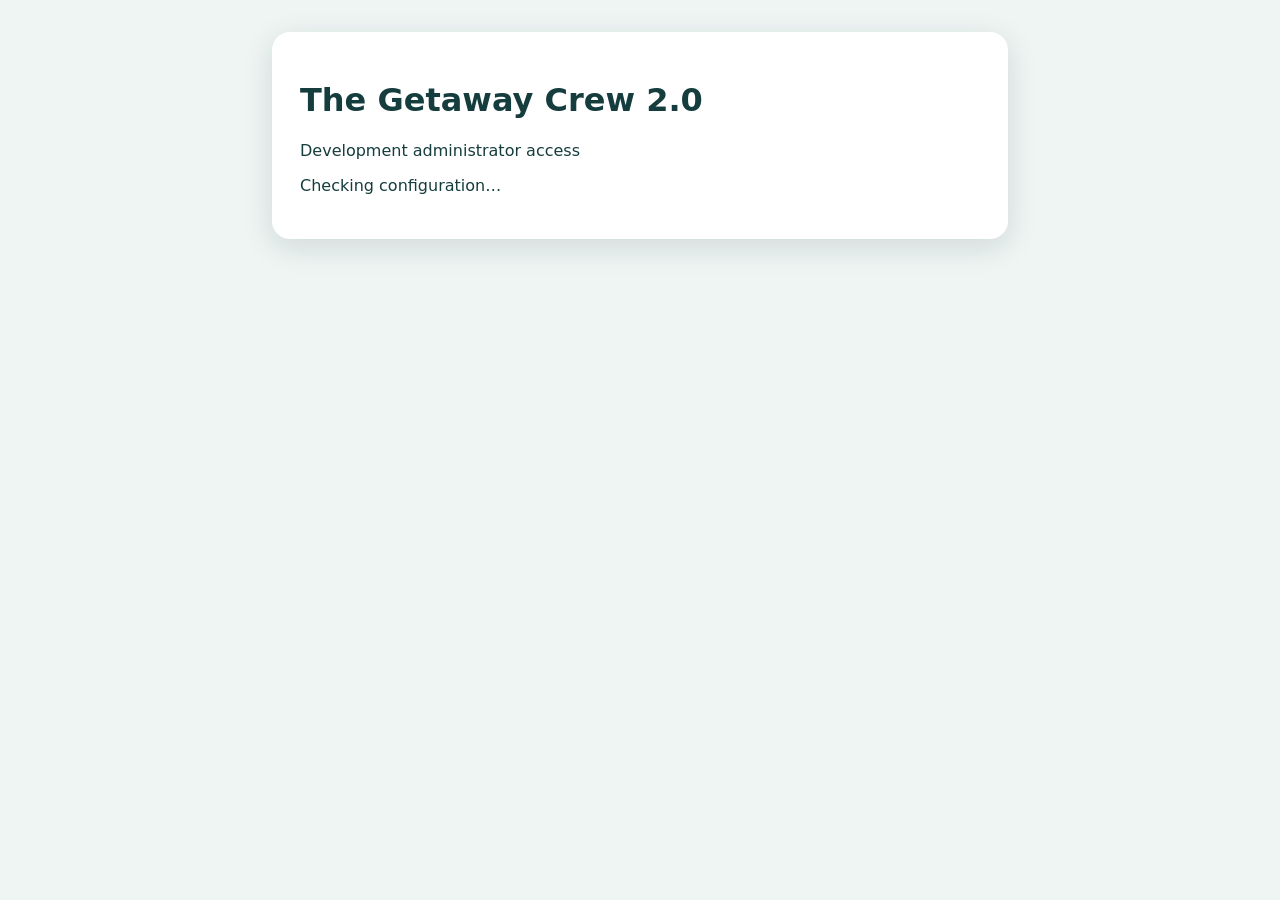
<file: admin/index.html>
<!doctype html><html lang="en"><head><meta charset="utf-8"><meta name="viewport" content="width=device-width,initial-scale=1"><title>Getaway Crew 2.0 · Development Admin</title><style>body{font:16px system-ui;background:#eef5f3;color:#153d3d;margin:0;padding:32px}main{max-width:680px;margin:auto;background:white;padding:28px;border-radius:18px;box-shadow:0 8px 30px #1232}input,select,button{font:inherit;padding:11px;margin:5px 0;border-radius:8px;border:1px solid #abc;width:100%;box-sizing:border-box}button{background:#176b69;color:white;cursor:pointer}button:disabled{opacity:.5}label{display:block;margin-top:12px}#status{white-space:pre-wrap}section{margin-top:20px}small{color:#526}</style></head><body><main><h1>The Getaway Crew 2.0</h1><p>Development administrator access</p><p id="status" role="status">Checking configuration…</p><section id="login" hidden><label>Email<input id="email" type="email" autocomplete="username"></label><label>Password<input id="password" type="password" autocomplete="current-password"></label><button id="signIn">Sign in</button><button id="recover" type="button">Send password recovery email</button></section><section id="resetPanel" hidden><h2>Set a new password</h2><label>New password<input id="newPassword" type="password" autocomplete="new-password" minlength="12"></label><label>Confirm password<input id="confirmPassword" type="password" autocomplete="new-password" minlength="12"></label><button id="savePassword">Save new password</button></section><section id="dashboard" hidden><h2>Primary Owner</h2><p id="identity"></p><label>Invite email<input id="inviteEmail" type="email"></label><label>Role<select id="role"><option value="viewer">Viewer</option><option value="manager">Manager</option><option value="full_admin">Full Admin</option></select></label><label>Invitation expires after (days)<input id="expiryDays" type="number" min="1" max="90" step="1" value="7"></label><small>Choose 1–90 days for each invitation.</small><button id="invite">Create pending invitation</button><small>Creating a pending record does not send an email. Email delivery and acceptance will be enabled after testing.</small><section><h3>Pending invitations</h3><label>Admin Settings · Warn before expiration (days)<input id="warningDays" type="number" min="1" max="30" step="1" value="3"></label><button id="saveWarningDays" type="button">Save warning preference</button><small>Choose 1–30 days. This preference syncs across devices when signed in.</small><button id="refreshInvitations" type="button">Refresh invitations</button><div id="invitationList" aria-live="polite"></div></section><section><h3>Extend a pending invitation</h3><label>Invitation ID<input id="extendInvitationId" type="text" placeholder="Invitation UUID"></label><label>Additional days<input id="extendDays" type="number" min="1" max="90" step="1" value="7"></label><button id="extendInvitation">Extend invitation</button><small>Only pending invitations can be extended. This adds days to the current expiration, or from today if already expired.</small></section><button id="signOut">Sign out</button></section></main><script type="module">
import {createClient} from 'https://esm.sh/@supabase/supabase-js@2';
const $=id=>document.getElementById(id), status=m=>$('status').textContent=m;
const cfg={url:'https://mgehamvbkugwctdcmqcp.supabase.co',publishableKey:'sb_publishable_36ZFrrvF0SALg27Pg2RKBA_U59eJTF-'};
if(!cfg?.url||!cfg?.publishableKey){status('Development configuration required. Sign-in is not enabled yet.');}
else {
 const sb=createClient(cfg.url,cfg.publishableKey);
 let recoveryMode=false;
 sb.auth.onAuthStateChange((event)=>{if(event==='PASSWORD_RECOVERY'){recoveryMode=true;$('resetPanel').hidden=false;$('login').hidden=true;$('dashboard').hidden=true;status('Choose a new password.')}});
 $('savePassword').onclick=async()=>{const password=$('newPassword').value;if(password.length<12||password!==$('confirmPassword').value){status('Passwords must match and contain at least 12 characters.');return}const {error}=await sb.auth.updateUser({password});if(error){status(error.message);return}recoveryMode=false;$('resetPanel').hidden=true;history.replaceState({},'',location.pathname);status('Password updated.');await refresh()};
 async function refresh(){if(recoveryMode)return;const {data:{user},error}=await sb.auth.getUser();if(error||!user){$('login').hidden=false;$('dashboard').hidden=true;status('Sign in to continue.');return}
 const {data, error:roleError}=await sb.from('getaway_admin_roles').select('role').eq('user_id',user.id).maybeSingle();
 $('login').hidden=true;$('dashboard').hidden=data?.role!=='primary_admin';
 $('identity').textContent=user.email||'';
 status(roleError?'Unable to verify permissions.':data?.role==='primary_admin'?'Primary Owner access verified.':'This account is not authorized for the Admin Dashboard.');if(!roleError&&data?.role==='primary_admin'){await loadWarningPreference(user.id);await loadInvitations();}
 }
 $('signIn').onclick=async()=>{const {error}=await sb.auth.signInWithPassword({email:$('email').value.trim(),password:$('password').value});if(error)status(error.message);else await refresh()};
 $('recover').onclick=async()=>{const email=$('email').value.trim();if(!email){status('Enter your email first.');return}const {error}=await sb.auth.resetPasswordForEmail(email,{redirectTo:location.origin+'/admin/'});status(error?error.message:'If this account supports recovery, check your email. A password-update screen is still required.')};
 $('invite').onclick=async()=>{const email=$('inviteEmail').value.trim();const role=$('role').value;const expiryDays=Number($('expiryDays').value);if(!Number.isInteger(expiryDays)||expiryDays<1||expiryDays>90){status('Choose an expiration between 1 and 90 days.');return}if(!/^[^\s@]+@[^\s@]+\.[^\s@]+$/.test(email)){status('Enter a valid invitation email.');return}if(!['viewer','manager','full_admin'].includes(role)){status('Choose a valid role.');return}const button=$('invite');button.disabled=true;status('Creating pending invitation…');try{const {data,error}=await sb.rpc('getaway_owner_create_invitation_with_expiry',{p_email:email,p_role:role,p_expiry_days:expiryDays,p_permissions:{}});if(error)throw error;status('Pending invitation created ('+data+'). Expires after '+expiryDays+' days. No email has been sent.');await loadInvitations();$('inviteEmail').value='';}catch(e){status('Invitation could not be created: '+e.message)}finally{button.disabled=false}};
 let warningDays=3; $('warningDays').value='3';
 async function loadWarningPreference(userId){const {data,error}=await sb.from('getaway_admin_preferences').select('warning_days').eq('user_id',userId).maybeSingle();if(error){status('Unable to sync warning preference: '+error.message);return false}warningDays=data?.warning_days??3;$('warningDays').value=String(warningDays);return true}
 $('saveWarningDays').onclick=async()=>{const n=Number($('warningDays').value);if(!Number.isInteger(n)||n<1||n>30){status('Choose 1–30 days.');return}const {data:{user},error:authError}=await sb.auth.getUser();if(authError||!user){status('Sign in to save settings.');return}const {error}=await sb.from('getaway_admin_preferences').upsert({user_id:user.id,warning_days:n,updated_at:new Date().toISOString()},{onConflict:'user_id'});if(error){status('Unable to save preference: '+error.message);return}warningDays=n;status('Expiration warning synced to your account: '+n+' days.');await loadInvitations();};
 async function loadInvitations(){const list=$('invitationList');list.replaceChildren();const {data,error}=await sb.rpc('getaway_owner_list_invitations');if(error){list.textContent='Unable to load invitations: '+error.message;return}if(!data?.length){list.textContent='No pending invitations.';return}for(const item of data){const days=(new Date(item.expires_at).getTime()-Date.now())/86400000;const box=document.createElement('div');box.style.cssText='border:1px solid #abc;padding:12px;border-radius:10px;margin:10px 0;'+(days<=warningDays?'background:#fff1cd;':'');const p=document.createElement('p');p.textContent=item.email+' — '+item.role+' — '+(days<0?'Expired':days<=warningDays?'Expiring soon':'Pending')+' — '+new Date(item.expires_at).toLocaleString();const btn=document.createElement('button');btn.textContent='Extend this invitation';btn.onclick=()=>{$('extendInvitationId').value=item.id;$('extendDays').focus();};box.append(p,btn);list.append(box)}}
 $('refreshInvitations').onclick=loadInvitations;
 $('extendInvitation').onclick=async()=>{const id=$('extendInvitationId').value.trim(),days=Number($('extendDays').value);if(!/^[0-9a-f]{8}-[0-9a-f]{4}-[0-9a-f]{4}-[0-9a-f]{4}-[0-9a-f]{12}$/i.test(id)||!Number.isInteger(days)||days<1||days>90){status('Enter a valid invitation ID and 1–90 additional days.');return}const button=$('extendInvitation');button.disabled=true;try{const {data,error}=await sb.rpc('getaway_owner_extend_invitation',{p_invitation:id,p_expiry_days:days});if(error)throw error;status('Invitation expiration extended to '+new Date(data).toLocaleString()+'.');await loadInvitations();}catch(e){status('Could not extend invitation: '+e.message)}finally{button.disabled=false}};
 $('signOut').onclick=async()=>{await sb.auth.signOut();await refresh()};if(location.hash.includes('type=recovery')||new URLSearchParams(location.search).get('type')==='recovery'){recoveryMode=true;$('resetPanel').hidden=false;status('Complete password recovery after opening the email link.');}else await refresh();
}
</script></body></html>
</file>
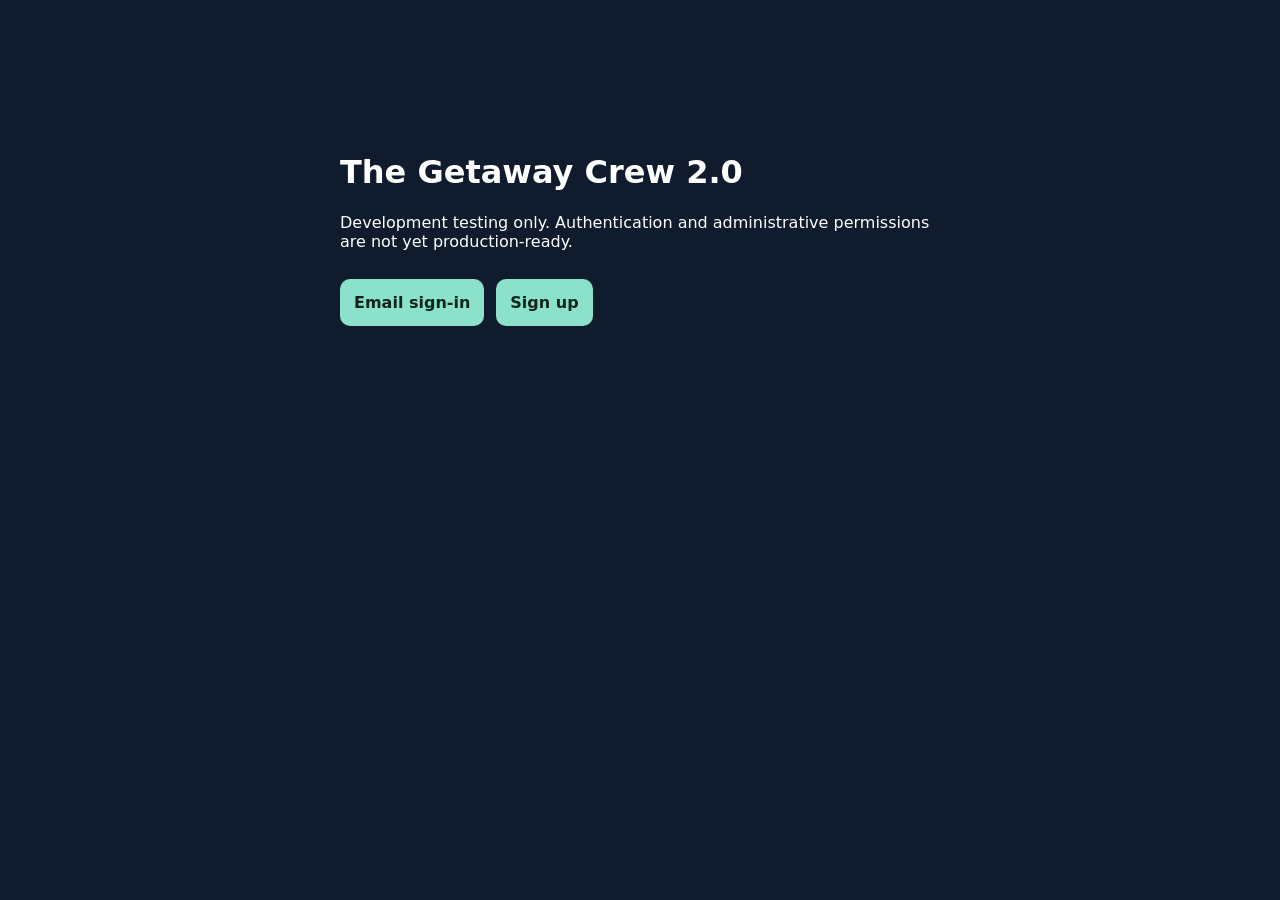
<file: development/index.html>
<!doctype html><html lang="en"><head><meta charset="utf-8"><meta name="viewport" content="width=device-width,initial-scale=1"><meta name="robots" content="noindex,nofollow"><title>Getaway Crew 2.0 Development</title><style>body{font:16px system-ui;background:#101c2d;color:#fff;max-width:600px;margin:12vh auto;padding:24px}a{display:inline-block;margin:12px 12px 0 0;padding:14px;background:#8ce1cb;color:#10251f;border-radius:10px;text-decoration:none;font-weight:700}</style></head><body><h1>The Getaway Crew 2.0</h1><p>Development testing only. Authentication and administrative permissions are not yet production-ready.</p><a href="/email-signin.html">Email sign-in</a><a href="/signup.html">Sign up</a></body></html>
</file>
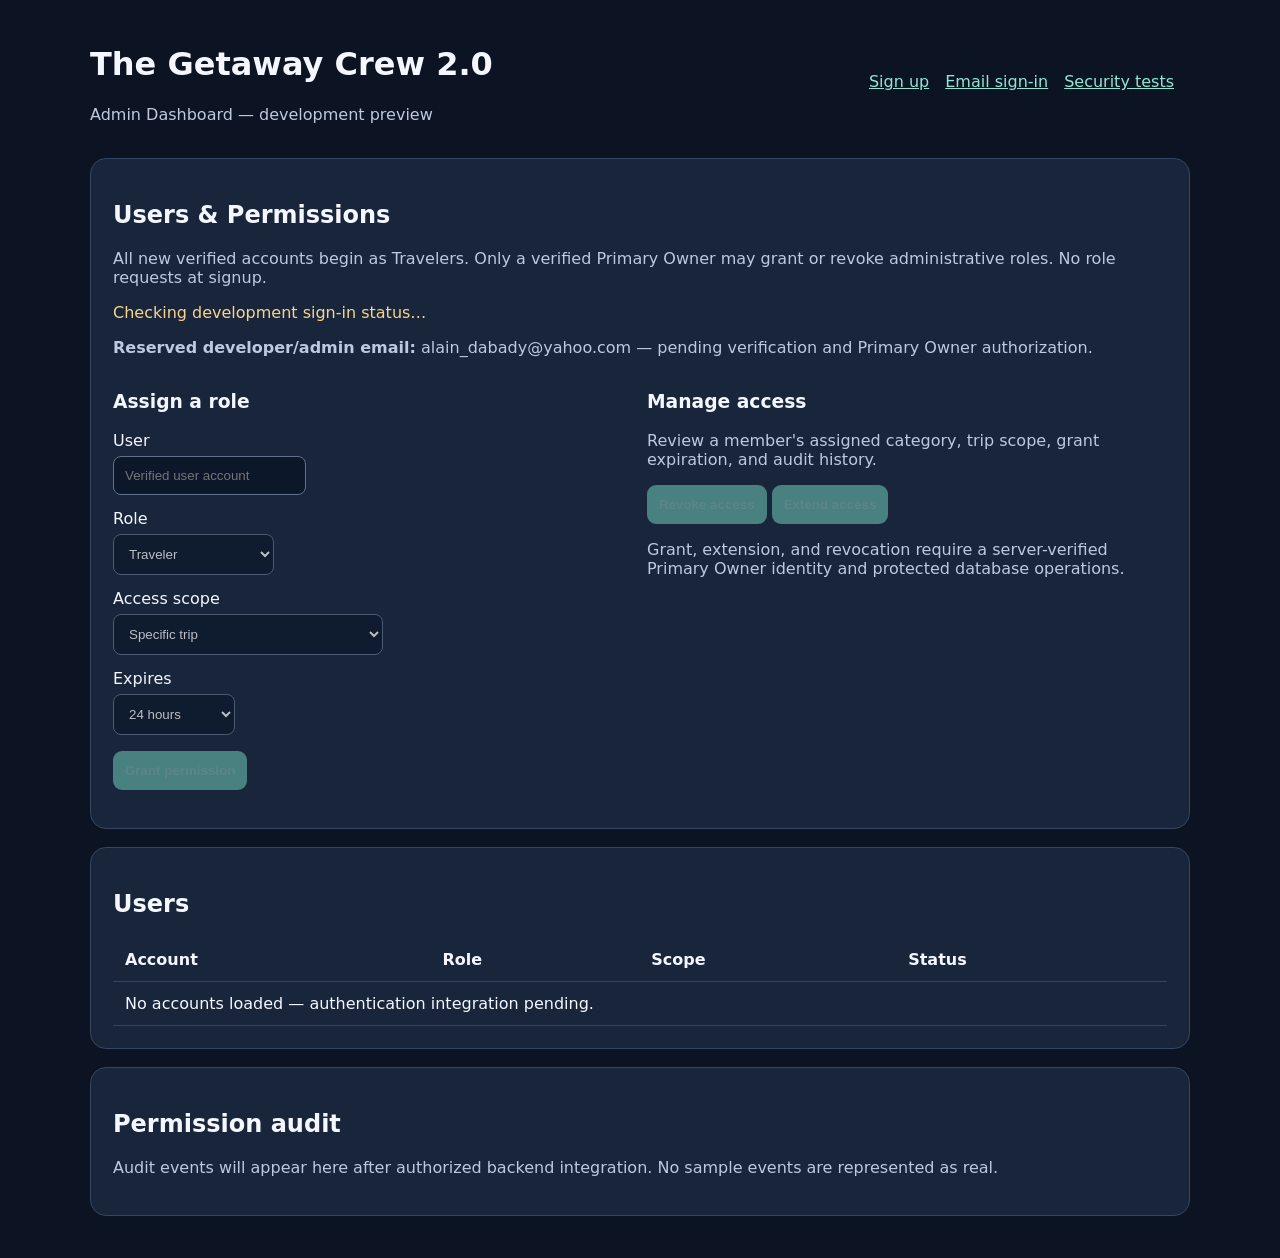
<file: development/admin-dashboard.html>
<!doctype html><html lang="en"><head><meta charset="utf-8"><meta name="viewport" content="width=device-width,initial-scale=1"><meta name="robots" content="noindex,nofollow"><title>Getaway Crew 2.0 — Admin Dashboard</title><style>:root{color-scheme:dark;font:16px system-ui;background:#0c1424;color:#f4f7ff}body{max-width:1100px;margin:auto;padding:24px}header{display:flex;justify-content:space-between;align-items:center;flex-wrap:wrap}nav a{color:#91e6d3;margin-right:16px}.panel{background:#18253b;border:1px solid #34465f;border-radius:16px;padding:22px;margin:18px 0}input,select{padding:11px;background:#0c1729;border:1px solid #61718a;color:#fff;border-radius:8px;max-width:100%}label{display:block;margin:14px 0 6px}button{padding:12px;border-radius:9px;border:0;background:#7adac4;font-weight:700}button:disabled{opacity:.5}small,p{color:#bdc9dc}.grid{display:grid;grid-template-columns:repeat(auto-fit,minmax(240px,1fr));gap:14px}.status{color:#f8d48c}table{border-collapse:collapse;width:100%}th,td{text-align:left;padding:12px;border-bottom:1px solid #34465f}</style></head><body><header><div><h1>The Getaway Crew 2.0</h1><p>Admin Dashboard — development preview</p></div><nav><a href="./signup.html">Sign up</a><a href="./email-signin.html">Email sign-in</a><a href="./security-testing.html">Security tests</a></nav></header><section class="panel"><h2>Users &amp; Permissions</h2><p>All new verified accounts begin as Travelers. Only a verified Primary Owner may grant or revoke administrative roles. No role requests at signup.</p><p class="status" id="authStatus" role="status" aria-live="polite">Checking development sign-in status…</p><p id="identity"></p><p><strong>Reserved developer/admin email:</strong> alain_dabady@yahoo.com — pending verification and Primary Owner authorization.</p><div class="grid"><div><h3>Assign a role</h3><label for="user">User</label><input id="user" placeholder="Verified user account" disabled><label for="role">Role</label><select id="role" disabled><option>Traveler</option><option>Assistant Organizer</option><option>Organizer</option><option>Lead Organizer</option><option>Trip Owner</option></select><label for="scope">Access scope</label><select id="scope" disabled><option>Specific trip</option><option>All trips (owner authorization required)</option></select><label for="expiry">Expires</label><select id="expiry" disabled><option>24 hours</option><option>48 hours</option><option>Custom</option><option>Until revoked</option></select><p><button disabled>Grant permission</button></p></div><div><h3>Manage access</h3><p>Review a member's assigned category, trip scope, grant expiration, and audit history.</p><button disabled>Revoke access</button> <button disabled>Extend access</button><p>Grant, extension, and revocation require a server-verified Primary Owner identity and protected database operations.</p></div></div></section><section class="panel"><h2>Users</h2><table><thead><tr><th>Account</th><th>Role</th><th>Scope</th><th>Status</th></tr></thead><tbody><tr><td colspan="4">No accounts loaded — authentication integration pending.</td></tr></tbody></table></section><section class="panel"><h2>Permission audit</h2><p>Audit events will appear here after authorized backend integration. No sample events are represented as real.</p></section><script type="module">
import {createClient} from 'https://esm.sh/@supabase/supabase-js@2';
const supabase=createClient('https://mgehamvbkugwctdcmqcp.supabase.co','sb_publishable_36ZFrrvF0SALg27Pg2RKBA_U59eJTF-');
const status=document.getElementById('authStatus'),identity=document.getElementById('identity');
async function refresh(){
 if(location.protocol!=='https:'||['localhost','127.0.0.1','getaway.ajdapp.org'].includes(location.hostname)){status.textContent='Development preview only: use an approved HTTPS development host.';return;}
 const {data:{user},error}=await supabase.auth.getUser();
 if(error||!user){status.textContent='Not signed in. Sign in through the development email page. Administration remains locked.';identity.textContent='';return;}
 status.textContent='Authenticated development user detected. Administration remains locked until server-verified Primary Owner authorization is connected.';
 identity.textContent='Signed in as '+(user.email||'verified user')+'. '+(user.email?.toLowerCase()==='alain_dabady@yahoo.com'?'Reserved developer email matched; administrator privileges still require verified Primary Owner authorization.':'Standard user session; administrator access is not available.')+' No role or user directory has been loaded.';
}
supabase.auth.onAuthStateChange(()=>{void refresh()});void refresh();
</script></body></html>
</file>
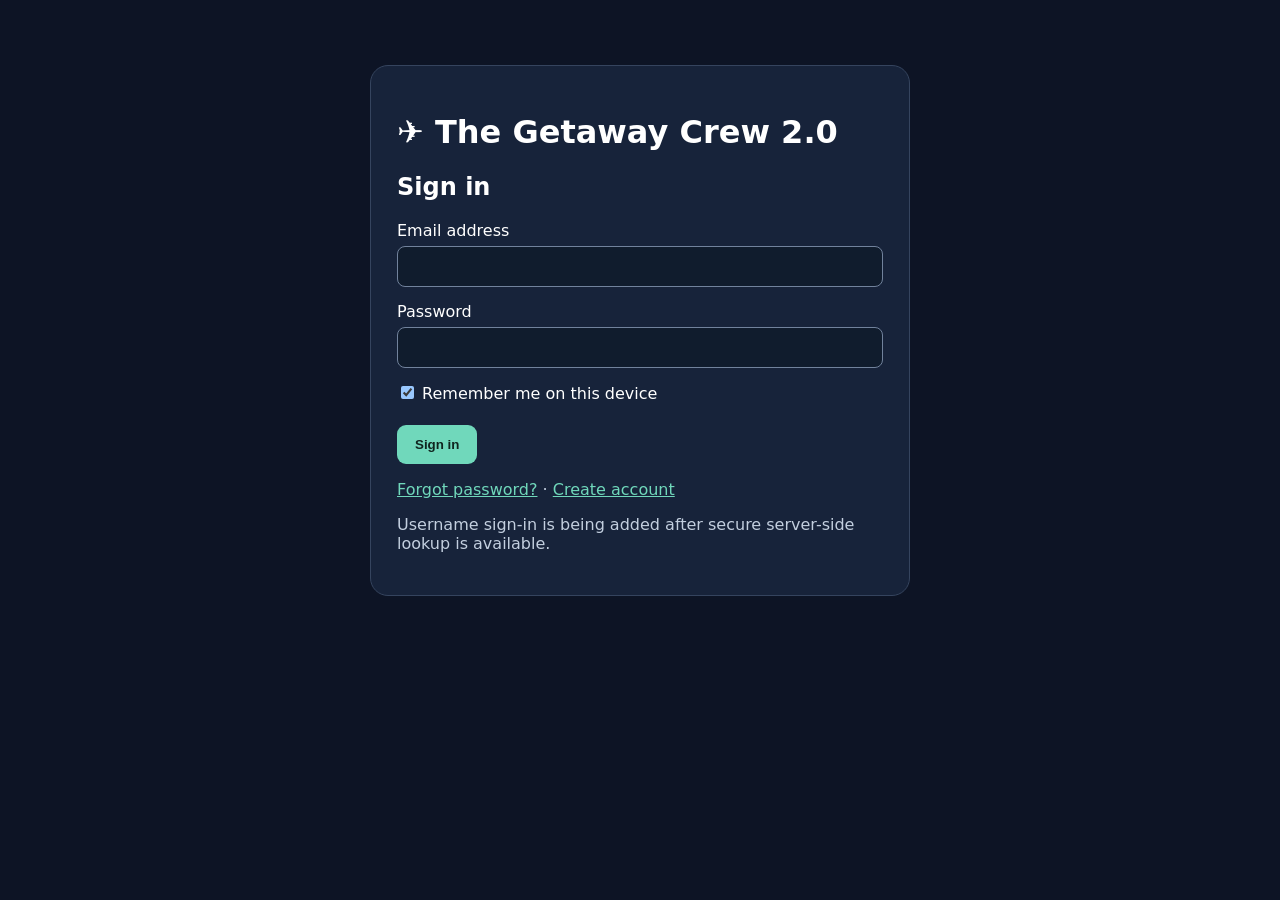
<file: development/email-signin.html>
<!doctype html><html lang="en"><meta charset="utf-8"><meta name="viewport" content="width=device-width,initial-scale=1"><title>Sign In | The Getaway Crew</title><style>:root{font:16px system-ui;color-scheme:dark;background:#0d1425;color:#fff}body{max-width:540px;margin:5vh auto;padding:20px}main{background:#17233a;border:1px solid #35445e;border-radius:18px;padding:26px}label{display:block;margin:15px 0 6px}input{box-sizing:border-box;width:100%;padding:12px;border-radius:8px;border:1px solid #71829c;background:#101c2d;color:white}button{margin-top:16px;padding:12px 18px;border:0;border-radius:9px;background:#70d8bb;color:#10251f;font-weight:bold}a{color:#70d8bb}p{color:#c3cfdf}</style><main><h1>✈ The Getaway Crew 2.0</h1><h2>Sign in</h2><form id="form"><label for="email">Email address</label><input id="email" type="email" autocomplete="username" required><label for="password">Password</label><input id="password" type="password" autocomplete="current-password" required><label><input id="remember" type="checkbox" checked style="width:auto"> Remember me on this device</label><button id="submit">Sign in</button></form><p id="status" role="status" aria-live="polite"></p><p><a href="/forgot-password.html">Forgot password?</a> · <a href="/signup.html">Create account</a></p><p>Username sign-in is being added after secure server-side lookup is available.</p></main><script type="module">import {sb,setRememberMe} from './auth-client.js';const $=id=>document.getElementById(id);const approved=()=>location.protocol==='https:'&&location.hostname==='getaway-crew-2-dev.pages.dev';$('form').onsubmit=async e=>{e.preventDefault();if(!approved())return $('status').textContent='Only available on the development website.';$('submit').disabled=true;try{setRememberMe($('remember').checked);const {data,error}=await sb.auth.signInWithPassword({email:$('email').value.trim(),password:$('password').value});if(error)throw error;if(!data.user?.email_confirmed_at){await sb.auth.signOut();throw Error('Verify your email before signing in.')}location.assign('/traveler-dashboard.html')}catch(err){$('status').textContent=err.message||'Unable to sign in';$('submit').disabled=false}};</script></html>
</file>
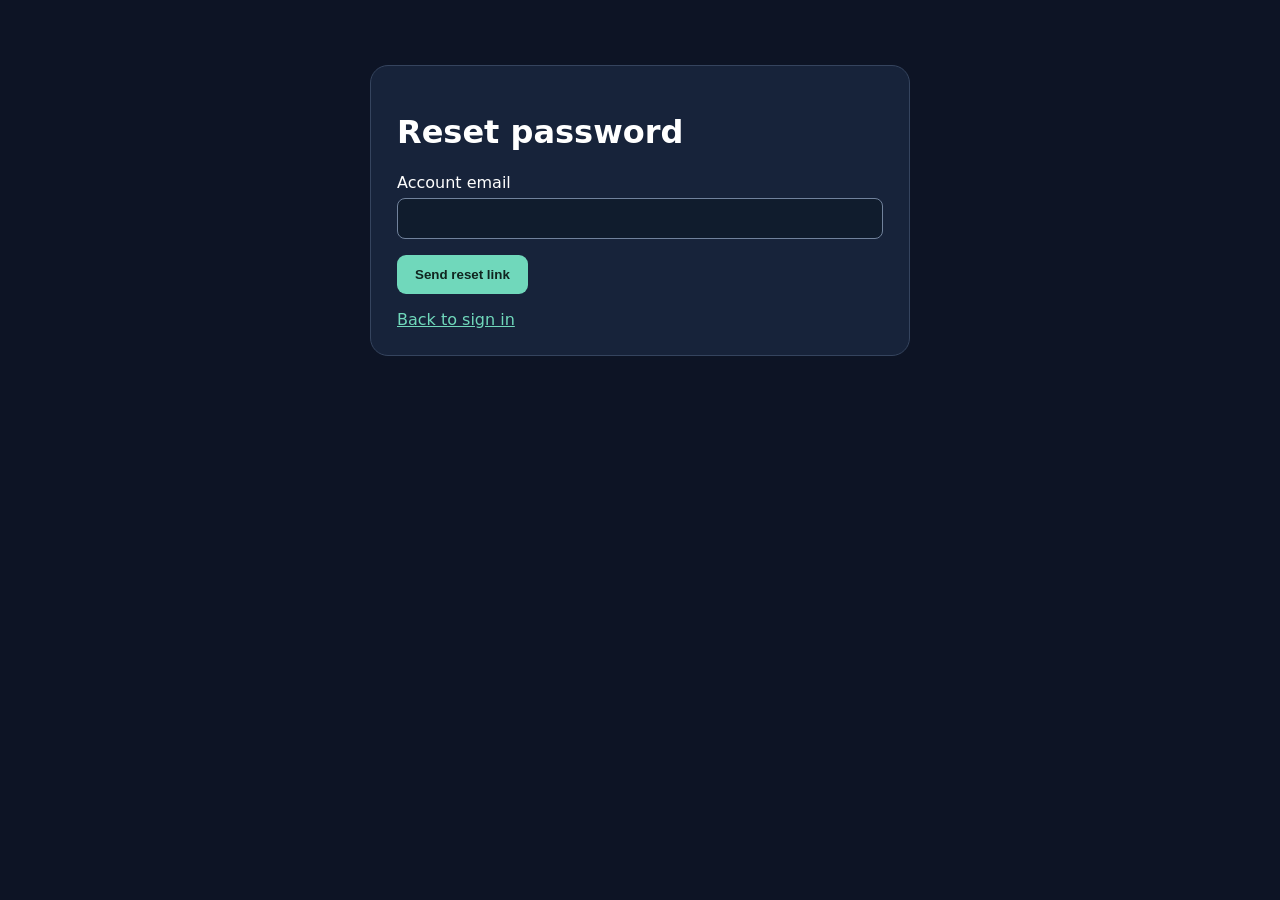
<file: development/forgot-password.html>
<!doctype html><html lang="en"><meta charset="utf-8"><meta name="viewport" content="width=device-width,initial-scale=1"><title>Reset Password | The Getaway Crew</title><style>:root{font:16px system-ui;color-scheme:dark;background:#0d1425;color:#fff}body{max-width:540px;margin:5vh auto;padding:20px}main{background:#17233a;border:1px solid #35445e;border-radius:18px;padding:26px}label{display:block;margin:15px 0 6px}input{box-sizing:border-box;width:100%;padding:12px;border-radius:8px;border:1px solid #71829c;background:#101c2d;color:white}button{margin-top:16px;padding:12px 18px;border:0;border-radius:9px;background:#70d8bb;color:#10251f;font-weight:bold}a{color:#70d8bb}p{color:#c3cfdf}</style><main><h1>Reset password</h1><form id="form"><label for="email">Account email</label><input id="email" type="email" required><button>Send reset link</button></form><p id="status" role="status" aria-live="polite"></p><a href="/email-signin.html">Back to sign in</a></main><script type="module">import {createClient} from 'https://esm.sh/@supabase/supabase-js@2';const sb=createClient('https://mgehamvbkugwctdcmqcp.supabase.co','sb_publishable_36ZFrrvF0SALg27Pg2RKBA_U59eJTF-');const $=id=>document.getElementById(id);const approved=()=>location.protocol==='https:'&&location.hostname==='getaway-crew-2-dev.pages.dev';$('form').onsubmit=async e=>{e.preventDefault();if(!approved())return $('status').textContent='Only available on the development website.';const {error}=await sb.auth.resetPasswordForEmail($('email').value.trim(),{redirectTo:location.origin+'/reset-password.html'});$('status').textContent=error?error.message:'If an account exists for this email, a reset link will be sent.'};</script></html>
</file>
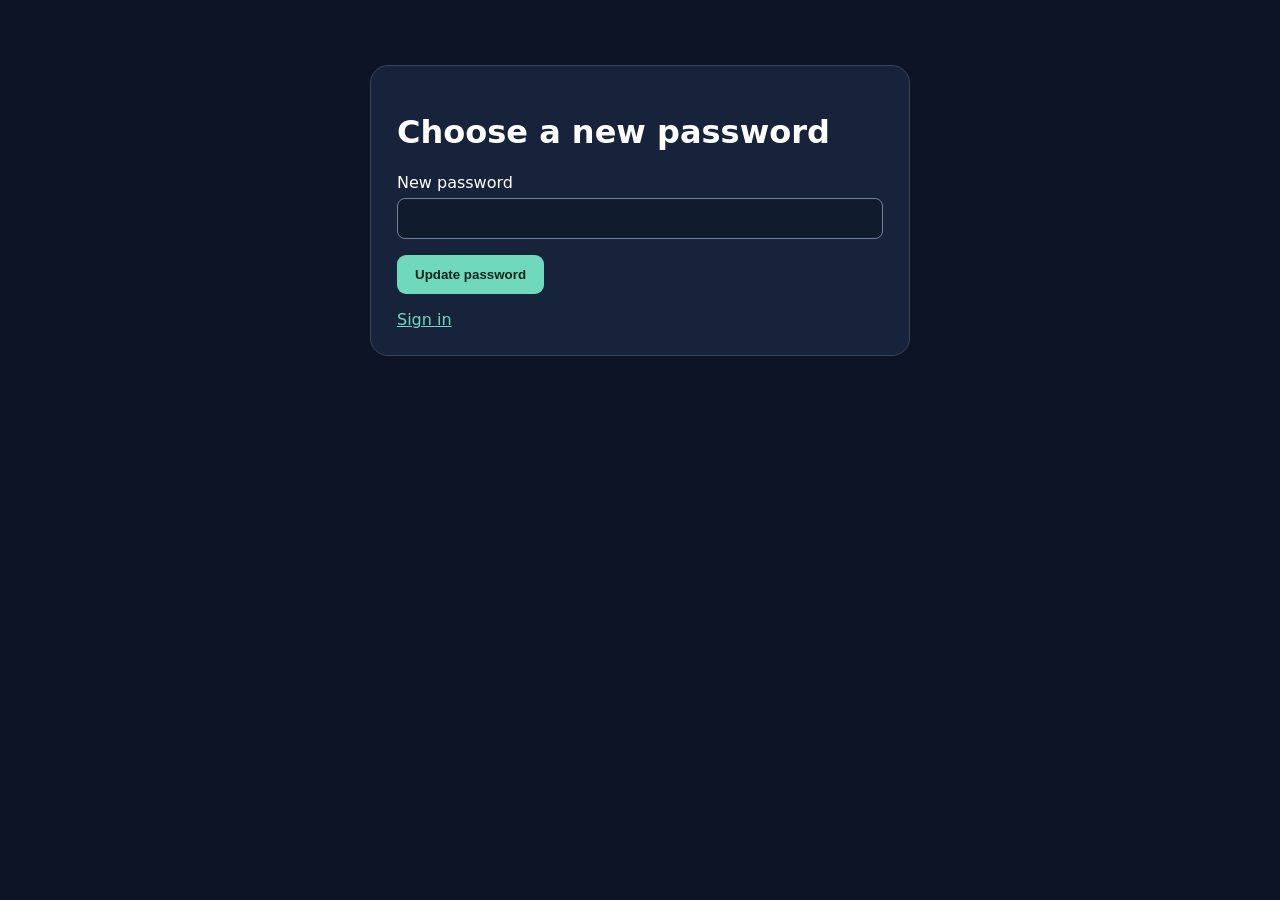
<file: development/reset-password.html>
<!doctype html><html lang="en"><meta charset="utf-8"><meta name="viewport" content="width=device-width,initial-scale=1"><title>Choose Password | The Getaway Crew</title><style>:root{font:16px system-ui;color-scheme:dark;background:#0d1425;color:#fff}body{max-width:540px;margin:5vh auto;padding:20px}main{background:#17233a;border:1px solid #35445e;border-radius:18px;padding:26px}label{display:block;margin:15px 0 6px}input{box-sizing:border-box;width:100%;padding:12px;border-radius:8px;border:1px solid #71829c;background:#101c2d;color:white}button{margin-top:16px;padding:12px 18px;border:0;border-radius:9px;background:#70d8bb;color:#10251f;font-weight:bold}a{color:#70d8bb}p{color:#c3cfdf}</style><main><h1>Choose a new password</h1><form id="form"><label for="password">New password</label><input id="password" type="password" minlength="8" required><button>Update password</button></form><p id="status" role="status" aria-live="polite"></p><a href="/email-signin.html">Sign in</a></main><script type="module">import {createClient} from 'https://esm.sh/@supabase/supabase-js@2';const sb=createClient('https://mgehamvbkugwctdcmqcp.supabase.co','sb_publishable_36ZFrrvF0SALg27Pg2RKBA_U59eJTF-');const $=id=>document.getElementById(id);const approved=()=>location.protocol==='https:'&&location.hostname==='getaway-crew-2-dev.pages.dev';$('form').onsubmit=async e=>{e.preventDefault();const {data}=await sb.auth.getSession();if(!data.session)return $('status').textContent='Open a valid password reset email link first.';const {error}=await sb.auth.updateUser({password:$('password').value});if(error)return $('status').textContent=error.message;await sb.auth.signOut();$('status').textContent='Password updated. You can now sign in.'};</script></html>
</file>
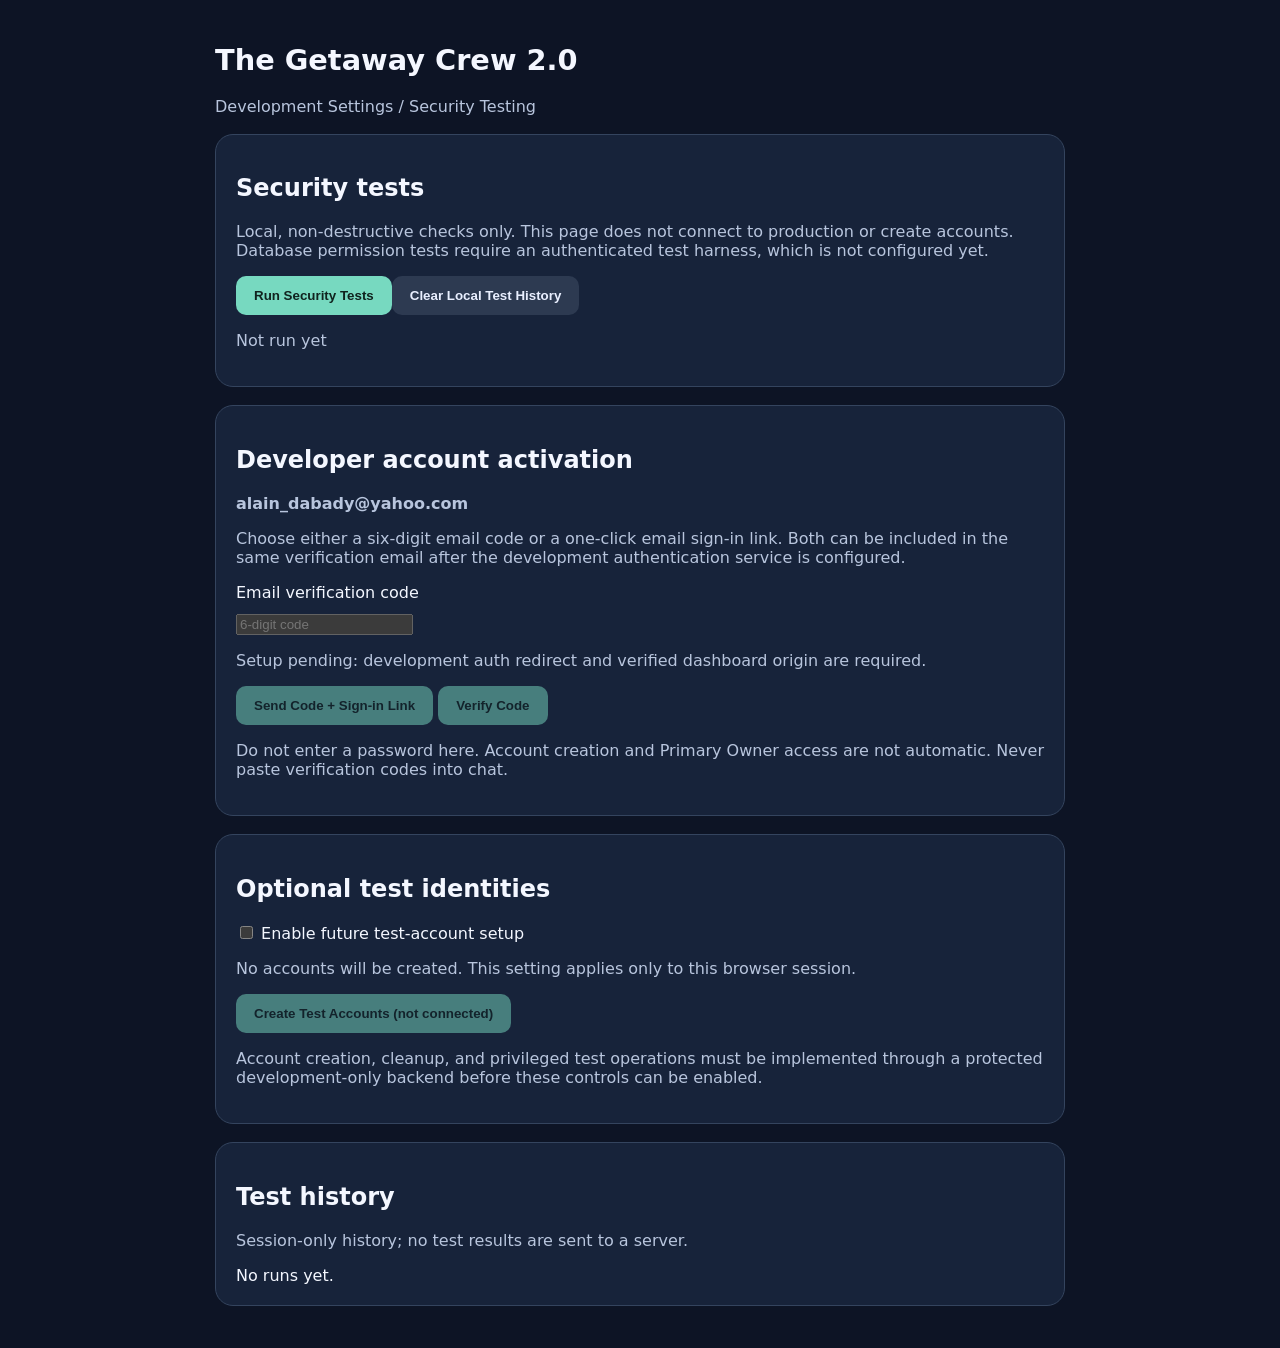
<file: development/security-testing.html>
<!doctype html>
<html lang="en"><head><meta charset="utf-8"><meta name="viewport" content="width=device-width,initial-scale=1"><meta name="robots" content="noindex,nofollow"><title>Getaway Crew 2.0 | Development Security</title>
<style>:root{color-scheme:dark;font:16px system-ui;background:#0d1425;color:#f4f7ff}body{max-width:850px;margin:auto;padding:24px}h1{font-size:1.8rem}p,small{color:#b8c5dd}.panel{background:#17233a;border:1px solid #34445e;border-radius:18px;padding:20px;margin:18px 0}button{background:#77d9c0;color:#10231e;border:0;border-radius:10px;padding:12px 18px;font-weight:700;cursor:pointer}button:disabled{opacity:.5;cursor:not-allowed}.muted{background:#2d3a51;color:#e9efff}li{margin:10px 0}.pass{color:#91efb4}.skip{color:#f5ce85}#history{white-space:pre-wrap}label{display:block;margin:12px 0}</style></head><body>
<h1>The Getaway Crew 2.0</h1><p>Development Settings / Security Testing</p>
<div class="panel"><h2>Security tests</h2><p>Local, non-destructive checks only. This page does not connect to production or create accounts. Database permission tests require an authenticated test harness, which is not configured yet.</p><button id="run">Run Security Tests</button><button id="clear" class="muted">Clear Local Test History</button><p id="summary" role="status" aria-live="polite">Not run yet</p><ul id="results"></ul></div>
<div class="panel"><h2>Developer account activation</h2><p><strong>alain_dabady@yahoo.com</strong></p><p>Choose either a six-digit email code or a one-click email sign-in link. Both can be included in the same verification email after the development authentication service is configured.</p><label for="emailCode">Email verification code</label><input id="emailCode" type="text" inputmode="numeric" autocomplete="one-time-code" pattern="[0-9]{6}" maxlength="6" placeholder="6-digit code" disabled aria-describedby="activationStatus"><p id="activationStatus" role="status">Setup pending: development auth redirect and verified dashboard origin are required.</p><button disabled title="Requires configured development Supabase Auth">Send Code + Sign-in Link</button> <button disabled title="Requires configured development Supabase Auth">Verify Code</button><p>Do not enter a password here. Account creation and Primary Owner access are not automatic. Never paste verification codes into chat.</p></div>
<div class="panel"><h2>Optional test identities</h2><label><input id="optin" type="checkbox"> Enable future test-account setup</label><p id="accountStatus">No accounts will be created. This setting applies only to this browser session.</p><button disabled title="Requires a protected development backend">Create Test Accounts (not connected)</button><p>Account creation, cleanup, and privileged test operations must be implemented through a protected development-only backend before these controls can be enabled.</p></div>
<div class="panel"><h2>Test history</h2><p>Session-only history; no test results are sent to a server.</p><div id="history">No runs yet.</div></div>
<script>
(()=>{'use strict';const $=id=>document.getElementById(id);const history=[];const tests=[
{name:'Development-only mode',check:()=>location.hostname!=='getaway.ajdapp.org',detail:'Production hostname must not run this dashboard'},
{name:'No account provisioning',check:()=>!document.querySelector('button:not([disabled])[title*="backend"]'),detail:'Provisioning remains disabled'},
{name:'Owner-only permission changes',skip:'Requires isolated authenticated development identities and RPC calls'},
{name:'Organizer self-promotion denial',skip:'Requires isolated authenticated development identities'},
{name:'Permission expiry and renewal',skip:'Requires database fixtures and a controlled test clock'},
{name:'Revocation and audit logging',skip:'Requires isolated development fixtures and protected RPC calls'}
];$('run').onclick=()=>{const results=tests.map(t=>t.skip?{name:t.name,status:'SKIPPED',detail:t.skip}:{name:t.name,status:t.check()?'PASS':'FAIL',detail:t.detail});const pass=results.filter(r=>r.status==='PASS').length,fail=results.filter(r=>r.status==='FAIL').length,skip=results.filter(r=>r.status==='SKIPPED').length;$('summary').textContent=pass+' passed, '+fail+' failed, '+skip+' skipped — browser checks only';$('results').replaceChildren(...results.map(r=>{const li=document.createElement('li');li.className=r.status==='PASS'?'pass':r.status==='SKIPPED'?'skip':'';li.textContent=r.status+' — '+r.name+': '+r.detail;return li}));history.unshift({time:new Date().toLocaleString(),pass,fail,skip});$('history').textContent=history.map(h=>h.time+' — '+h.pass+' passed, '+h.fail+' failed, '+h.skip+' skipped').join('\n')};$('clear').onclick=()=>{history.length=0;$('history').textContent='No runs yet.'};$('optin').onchange=e=>{$('accountStatus').textContent=e.target.checked?'Preference enabled for this session only. No accounts created.':'No accounts will be created. This setting applies only to this browser session.'};})();
</script></body></html>
</file>
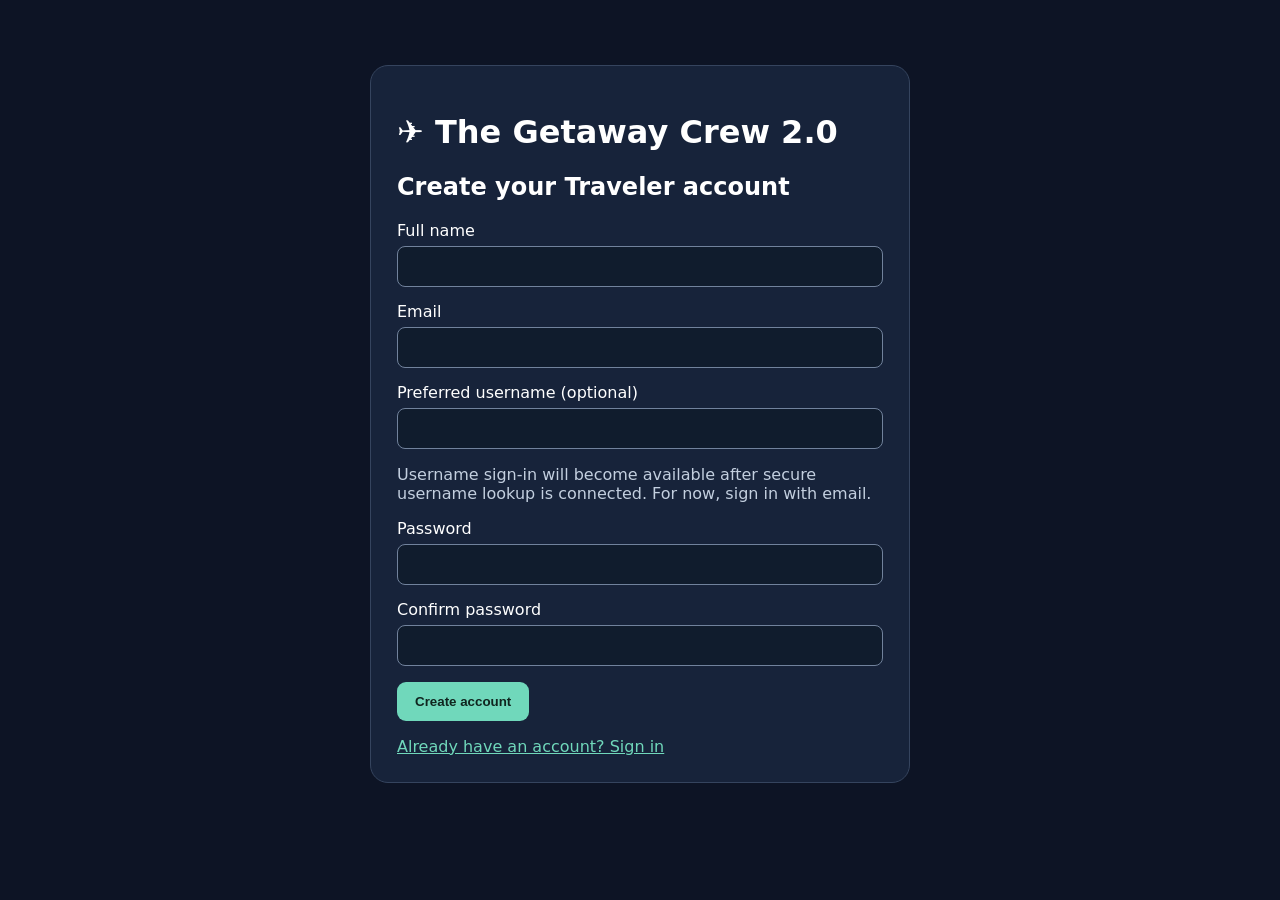
<file: development/signup.html>
<!doctype html><html lang="en"><meta charset="utf-8"><meta name="viewport" content="width=device-width,initial-scale=1"><title>Create Account | The Getaway Crew</title><style>:root{font:16px system-ui;color-scheme:dark;background:#0d1425;color:#fff}body{max-width:540px;margin:5vh auto;padding:20px}main{background:#17233a;border:1px solid #35445e;border-radius:18px;padding:26px}label{display:block;margin:15px 0 6px}input{box-sizing:border-box;width:100%;padding:12px;border-radius:8px;border:1px solid #71829c;background:#101c2d;color:white}button{margin-top:16px;padding:12px 18px;border:0;border-radius:9px;background:#70d8bb;color:#10251f;font-weight:bold}a{color:#70d8bb}p{color:#c3cfdf}</style><main><h1>✈ The Getaway Crew 2.0</h1><h2>Create your Traveler account</h2><form id="form"><label for="name">Full name</label><input id="name" autocomplete="name" required maxlength="100"><label for="email">Email</label><input id="email" type="email" autocomplete="email" required><label for="username">Preferred username (optional)</label><input id="username" autocomplete="username" minlength="3" maxlength="30" pattern="[A-Za-z0-9_]{3,30}"><p>Username sign-in will become available after secure username lookup is connected. For now, sign in with email.</p><label for="password">Password</label><input id="password" type="password" autocomplete="new-password" minlength="8" required><label for="confirm">Confirm password</label><input id="confirm" type="password" autocomplete="new-password" required><button id="submit">Create account</button></form><p id="status" role="status" aria-live="polite"></p><a href="/email-signin.html">Already have an account? Sign in</a></main><script type="module">import {createClient} from 'https://esm.sh/@supabase/supabase-js@2';const sb=createClient('https://mgehamvbkugwctdcmqcp.supabase.co','sb_publishable_36ZFrrvF0SALg27Pg2RKBA_U59eJTF-');const $=id=>document.getElementById(id);const approved=()=>location.protocol==='https:'&&location.hostname==='getaway-crew-2-dev.pages.dev';$('form').onsubmit=async e=>{e.preventDefault();if(!approved())return $('status').textContent='Only available on the development website.';if($('password').value!==$('confirm').value)return $('status').textContent='Passwords do not match.';$('submit').disabled=true;try{const {data,error}=await sb.auth.signUp({email:$('email').value.trim(),password:$('password').value,options:{emailRedirectTo:location.origin+'/verify-email.html',data:{full_name:$('name').value.trim(),preferred_username:$('username').value.trim()}}});if(error)throw error;if(data.session)await sb.auth.signOut();$('status').textContent='Check your email for the confirmation link. After verifying, return to Sign In.';}catch(err){$('status').textContent=err.message||'Could not create account.'}finally{$('submit').disabled=false}};</script></html>
</file>
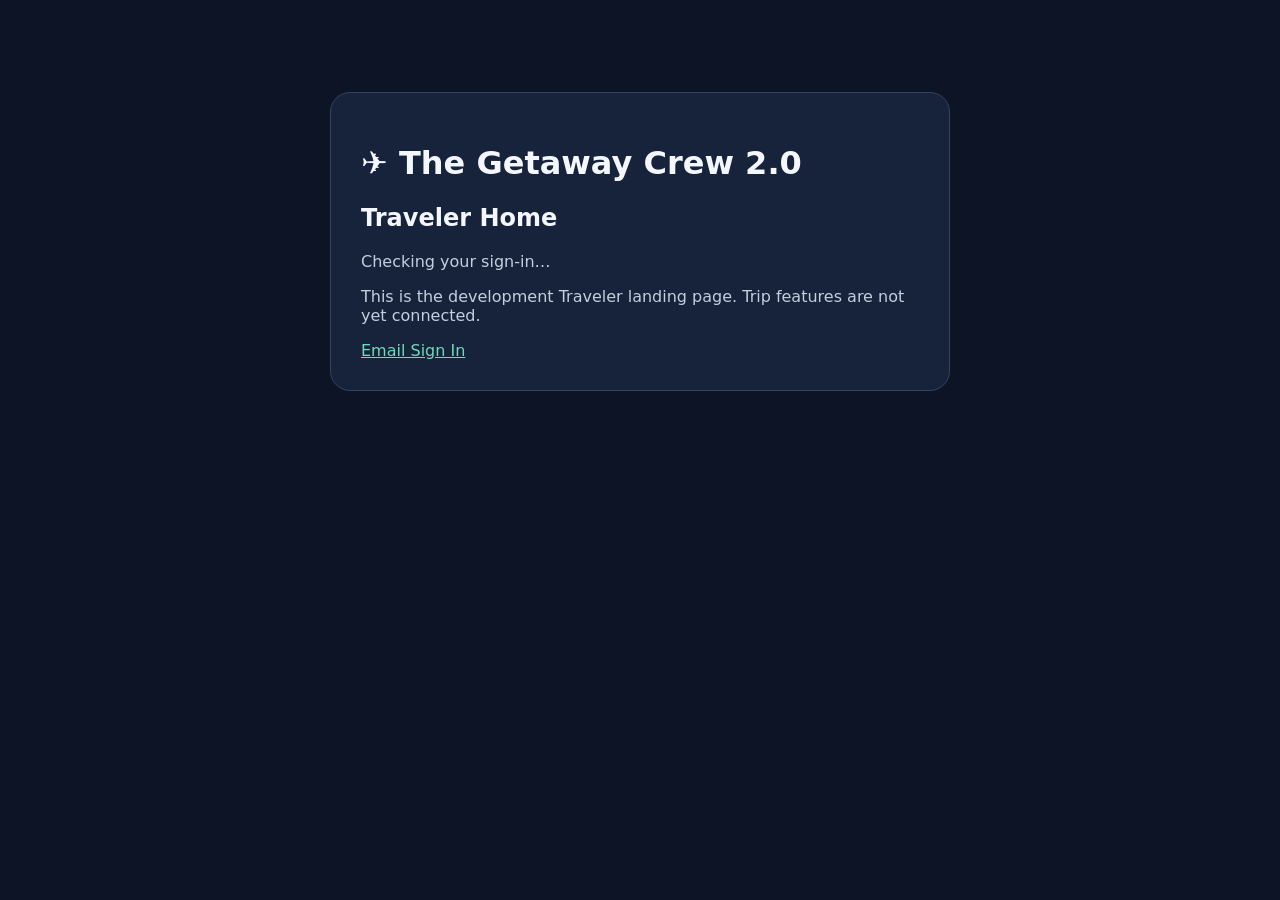
<file: development/traveler-dashboard.html>
<!doctype html><html lang="en"><head><meta charset="utf-8"><meta name="viewport" content="width=device-width,initial-scale=1"><meta name="robots" content="noindex,nofollow"><title>Traveler Home — The Getaway Crew</title><style>:root{color-scheme:dark;font:16px system-ui;background:#0d1425;color:#f4f7ff}body{max-width:620px;margin:8vh auto;padding:20px}main{background:#17233a;border:1px solid #35445e;border-radius:20px;padding:30px}a{color:#70d8bb}p{color:#c3cfdf}</style></head><body><main><h1>✈ The Getaway Crew 2.0</h1><h2>Traveler Home</h2><p id="status" role="status" aria-live="polite">Checking your sign-in…</p><p>This is the development Traveler landing page. Trip features are not yet connected.</p><a href="/email-signin.html">Email Sign In</a></main><script type="module">import {sb} from './auth-client.js';const {data:{user},error}=await sb.auth.getUser();document.getElementById('status').textContent=!error&&user?'Signed in successfully as a Traveler.':'Please sign in to access your Traveler account.';</script></body></html>
</file>
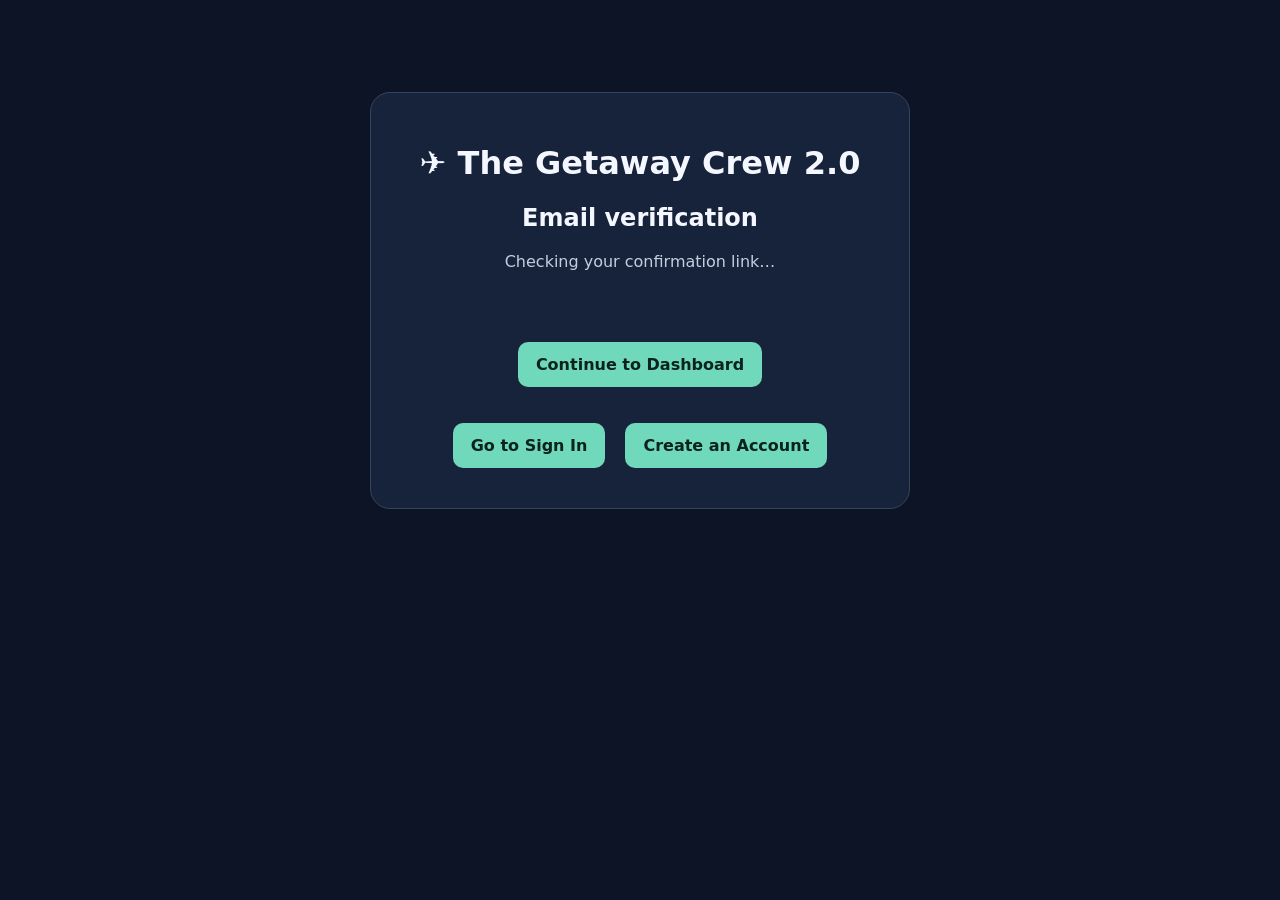
<file: development/verify-email.html>
<!doctype html><html lang="en"><head><meta charset="utf-8"><meta name="viewport" content="width=device-width,initial-scale=1"><meta name="robots" content="noindex,nofollow"><title>Email Verification — The Getaway Crew</title><style>:root{color-scheme:dark;font:16px system-ui;background:#0d1425;color:#f4f7ff}body{max-width:540px;margin:8vh auto;padding:20px}main{background:#17233a;border:1px solid #35445e;border-radius:20px;padding:30px;text-align:center}a{display:inline-block;padding:13px 18px;border-radius:10px;background:#70d8bb;color:#0b231b;font-weight:700;text-decoration:none;margin:10px}p{color:#c3cfdf}#status{min-height:4em}</style></head><body><main><h1>✈ The Getaway Crew 2.0</h1><h2>Email verification</h2><p id="status" role="status" aria-live="polite">Checking your confirmation link…</p><a id="continue" href="/traveler-dashboard.html" hidden>Continue to Dashboard</a><p id="countdown" aria-live="polite"></p><a href="/email-signin.html">Go to Sign In</a><a href="/signup.html">Create an Account</a></main><script type="module">
import {sb} from './auth-client.js';

const status=document.getElementById('status');
async function check(){try{const u=new URL(location.href);const code=u.searchParams.get('code');const token_hash=u.searchParams.get('token_hash');const type=u.searchParams.get('type');const error=u.searchParams.get('error_description')||u.searchParams.get('error');if(error)throw Error(error);if(code){const r=await sb.auth.exchangeCodeForSession(code);if(r.error)throw r.error}else if(token_hash&&['signup','magiclink','email','recovery','invite'].includes(type)){const r=await sb.auth.verifyOtp({token_hash,type});if(r.error)throw r.error}const {data,error:sessionError}=await sb.auth.getSession();if(sessionError)throw sessionError;status.textContent=data.session?'Welcome to The Getaway Crew, '+(data.session.user?.user_metadata?.full_name||'Traveler')+'! Your email is verified.':'If you already confirmed your email, return to Sign In to access your account. If this link expired, request a new one.';if(data.session){await sb.auth.signOut();document.getElementById('continue').href='/email-signin.html';document.getElementById('continue').textContent='Continue to Sign In';document.getElementById('continue').hidden=false;let seconds=5;const countdown=document.getElementById('countdown');countdown.textContent='Redirecting to Sign In in '+seconds+' seconds…';const timer=setInterval(()=>{seconds--;if(seconds<=0){clearInterval(timer);location.assign('/email-signin.html')}else countdown.textContent='Redirecting to Sign In in '+seconds+' seconds…'},1000)}history.replaceState({},'',location.pathname)}catch(e){status.textContent='Verification could not be completed: '+(e.message||'Invalid or expired link')+'. Please request a fresh email.';history.replaceState({},'',location.pathname)}}check();
</script></body></html>
</file>
